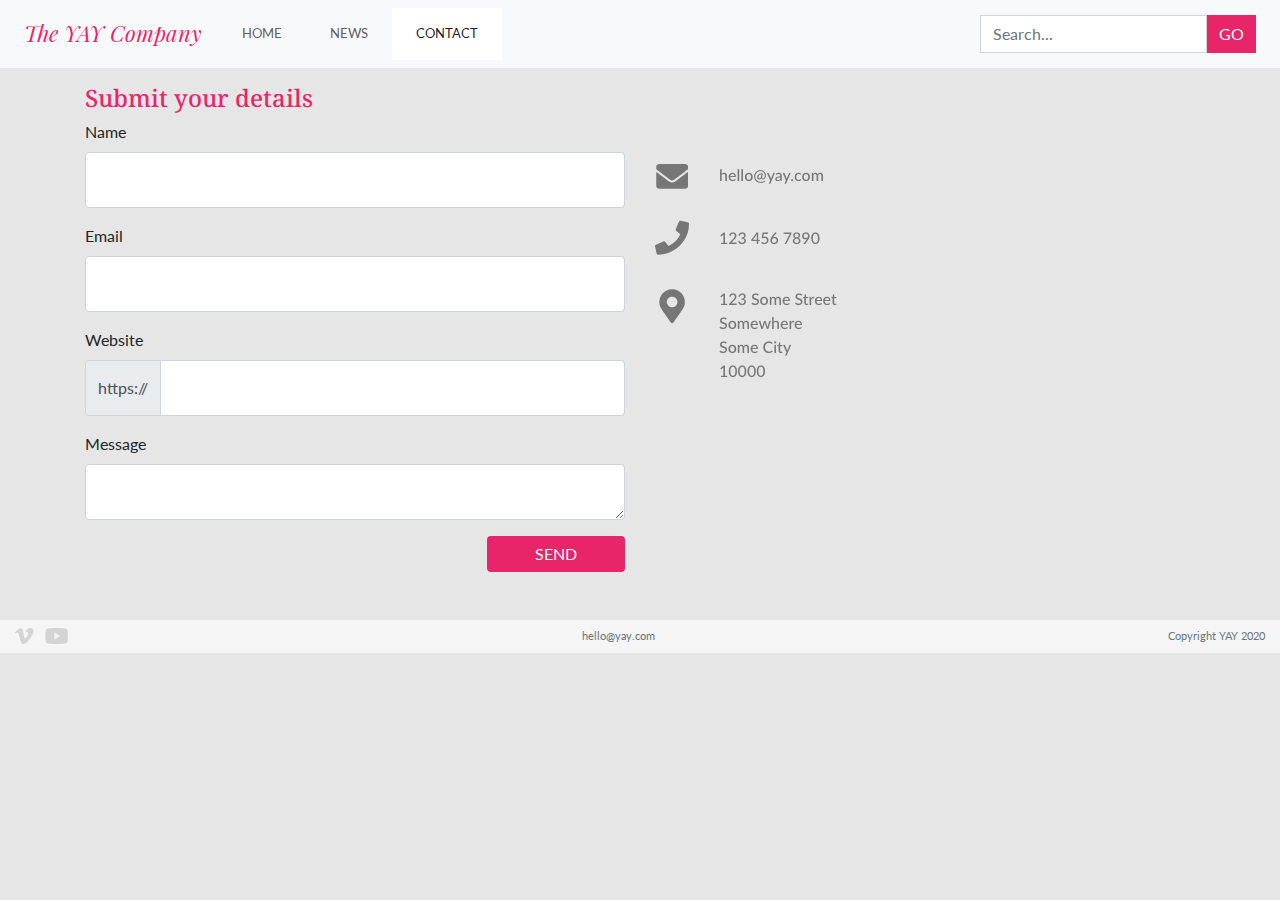
<file: contact.html>
<!DOCTYPE html>
<html lang="en">

<head>
    <meta charset="UTF-8">
    <meta name="viewport" content="width=device-width, initial-scale=1.0">
    <meta http-equiv="X-UA-Compatible" content="ie=edge">
    <title>Contact - The YAY Company</title>

    <link href="https://fonts.googleapis.com/css?family=Lato|Noto+Serif&display=swap" rel="stylesheet">

    <link rel="stylesheet" href="https://stackpath.bootstrapcdn.com/bootstrap/4.4.1/css/bootstrap.min.css"
        integrity="sha384-Vkoo8x4CGsO3+Hhxv8T/Q5PaXtkKtu6ug5TOeNV6gBiFeWPGFN9MuhOf23Q9Ifjh" crossorigin="anonymous">
    <link rel="stylesheet" href="style/css/main.css">
</head>

<body>
    <header>
        <nav class="navbar px-0 px-md-4 navbar-expand-md navbar-light bg-light">
            <a class="navbar-brand ml-4 ml-md-0" href="index.html">The YAY Company</a>

            <button class="navbar-toggler mr-4" type="button" data-toggle="collapse" data-target="#navbarCollapse"
                aria-controls="navbarCollapse" aria-expanded="false" aria-label="Toggle navigation">
                <span class="navbar-toggler-icon"></span>
            </button>

            <div class="collapse navbar-collapse" id="navbarCollapse">
                <ul class="navbar-nav mr-auto">
                    <li class="nav-item">
                        <a class="nav-link px-4 py-3" href="index.html">HOME</a>
                    </li>
                    <li class="nav-item">
                        <a class="nav-link px-4 py-3" href="news.html">NEWS</a>
                    </li>
                    <li class="nav-item active">
                        <a class="nav-link bg-white px-4 py-3" href="contact.html">CONTACT<span
                                class="sr-only">(current)</span></a>
                    </li>
                </ul>
                <form class="d-inline-flex w-100 w-md-auto px-4 px-md-0 py-4 py-md-0">
                    <input class="form-control" type="text" placeholder="Search..." aria-label="Search">
                    <button class="btn btn-primary my-sm-0" type="submit">GO</button>
                </form>
            </div>
        </nav>
    </header>

    <div class="container">
        <div class="row">
            <div class="col-md-6">
                <h1 class="mt-3">Submit your details</h1>

                <form>
                    <div class="form-group">
                        <label for="inputName">Name</label>
                        <input type="text" class="form-control" id="inputName">
                    </div>

                    <div class="form-group">
                        <label for="inputEmail">Email</label>
                        <input type="email" class="form-control" id="inputEmail">
                    </div>

                    <div class="form-group">
                        <label for="inputUrl">Website</label>
                        <div class="input-group mb-3">
                            <div class="input-group-prepend">
                                <span class="input-group-text" id="basic-addon1">https://</span>
                            </div>
                            <input type="text" class="form-control" aria-label="Username"
                                aria-describedby="basic-addon1">
                        </div>
                    </div>

                    <div class="mb-3">
                        <div class="form-group">
                            <label for="exampleFormControlTextarea1">Message</label>
                            <textarea class="form-control" id="exampleFormControlTextarea1" rows="3"></textarea>
                        </div>
                    </div>
                    <button type="submit" class="btn btn-primary float-right px-5 mb-5">SEND</button>
                </form>

            </div>

            <div class="col-md-6 mt-5">
                <img src="./images/icons/Contact_details_img.png" class="mt-5" alt="contact_info">
            </div>
        </div>

    </div>

    <footer class="footer mt-auto">
        <div class="container-fluid py-2">
            <img src="images/icons/vimeo_youtube.png" alt="vimeo and youtube icon" height="16px">
            <span class="text-muted email-footer">hello@yay.com</span>
            <span class="text-muted float-right">Copyright YAY 2020</span>
        </div>
    </footer>

    <script src="https://code.jquery.com/jquery-3.4.1.slim.min.js"
        integrity="sha384-J6qa4849blE2+poT4WnyKhv5vZF5SrPo0iEjwBvKU7imGFAV0wwj1yYfoRSJoZ+n" crossorigin="anonymous">
        </script>
    <script src="https://cdn.jsdelivr.net/npm/popper.js@1.16.0/dist/umd/popper.min.js"
        integrity="sha384-Q6E9RHvbIyZFJoft+2mJbHaEWldlvI9IOYy5n3zV9zzTtmI3UksdQRVvoxMfooAo"
        crossorigin="anonymous"></script>
    <script src="https://stackpath.bootstrapcdn.com/bootstrap/4.4.1/js/bootstrap.min.js"
        integrity="sha384-wfSDF2E50Y2D1uUdj0O3uMBJnjuUD4Ih7YwaYd1iqfktj0Uod8GCExl3Og8ifwB6"
        crossorigin="anonymous"></script>
</body>

</html>
</file>
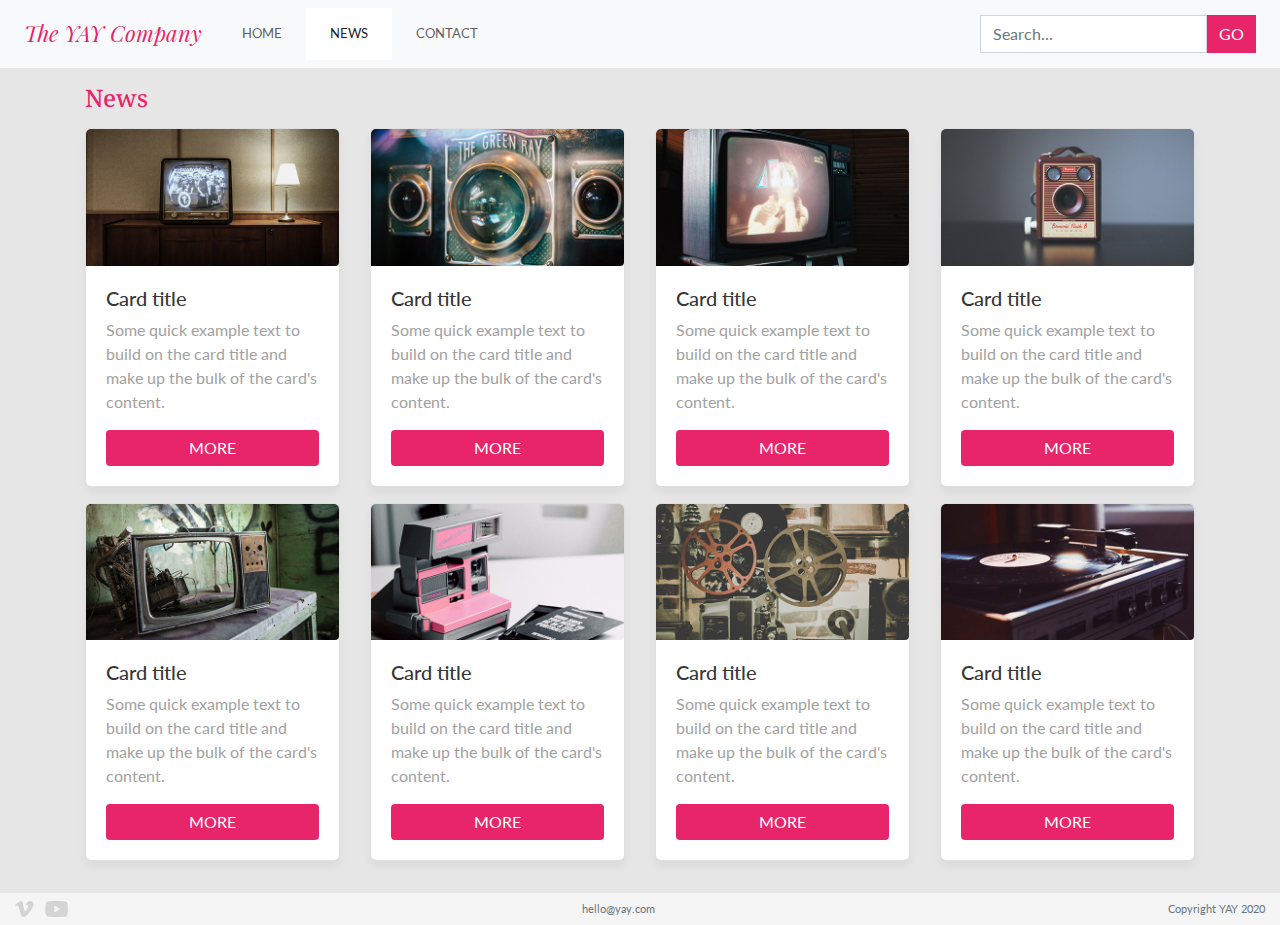
<file: news.html>
<!DOCTYPE html>
<html lang="en">

<head>
    <meta charset="UTF-8">
    <meta name="viewport" content="width=device-width, initial-scale=1.0">
    <meta http-equiv="X-UA-Compatible" content="ie=edge">
    <title>News - The YAY Company</title>

    <link href="https://fonts.googleapis.com/css?family=Lato|Noto+Serif&display=swap" rel="stylesheet">

    <link rel="stylesheet" href="https://stackpath.bootstrapcdn.com/bootstrap/4.4.1/css/bootstrap.min.css"
        integrity="sha384-Vkoo8x4CGsO3+Hhxv8T/Q5PaXtkKtu6ug5TOeNV6gBiFeWPGFN9MuhOf23Q9Ifjh" crossorigin="anonymous">
    <link rel="stylesheet" href="style/css/main.css">
</head>

<body>
    <header>
        <nav class="navbar px-0 px-md-4 navbar-expand-md navbar-light bg-light">
            <a class="navbar-brand ml-4 ml-md-0" href="index.html">The YAY Company</a>

            <button class="navbar-toggler mr-4" type="button" data-toggle="collapse" data-target="#navbarCollapse"
                aria-controls="navbarCollapse" aria-expanded="false" aria-label="Toggle navigation">
                <span class="navbar-toggler-icon"></span>
            </button>

            <div class="collapse navbar-collapse" id="navbarCollapse">
                <ul class="navbar-nav mr-auto">
                    <li class="nav-item">
                        <a class="nav-link px-4 py-3" href="index.html">HOME</a>
                    </li>
                    <li class="nav-item active">
                        <a class="nav-link bg-white px-4 py-3" href="news.html">NEWS<span
                            class="sr-only">(current)</span></a>
                    </li>
                    <li class="nav-item">
                        <a class="nav-link px-4 py-3" href="contact.html">CONTACT</a>
                    </li>
                </ul>
                <form class="d-inline-flex w-100 w-md-auto px-4 px-md-0 py-4 py-md-0">
                    <input class="form-control" type="text" placeholder="Search..." aria-label="Search">
                    <button class="btn btn-primary my-sm-0" type="submit">GO</button>
                </form>
            </div>
        </nav>
    </header>

    <!-- cards -->

    <!-- first container / TODO: KORTENE MÅ HAVNE UNDER HVEERANDRE PÅ SMÅ DEVICES -->
    <div class="container bd-highlight mb-3">
        <h1 class="mb-3 mt-3">News</h1>
        <div class="row">
            <div class="col-md-3 mb-3">
                <div class="card news">
                    <img src="images/news/news-1.jpg" class="card-img-top" alt="old TV">
                    <div class="card-body">
                        <h5 class="news__newsheading">Card title</h5>
                        <p class="news__newstext">Some quick example text to build on the card title and make up the
                            bulk of the card's content.</p>
                        <a href="#" class="btn btn-primary px-lg-5 news__newsbtn">MORE</a>
                    </div>
                </div>
            </div>

            <div class="col-md-3 mb-3">
                <div class="card news">
                    <img src="images/news/news-2.jpg" class="card-img-top" alt="old TV">
                    <div class="card-body">
                        <h5 class="news__newsheading">Card title</h5>
                        <p class="news__newstext">Some quick example text to build on the card title and make up the
                            bulk of the card's content.</p>
                        <a href="#" class="btn btn-primary px-lg-5 news__newsbtn">MORE</a>
                    </div>
                </div>
            </div>

            <div class="col-md-3 mb-3">
                <div class="card news">
                    <img src="images/news/news-3.jpg" class="card-img-top" alt="old TV">
                    <div class="card-body">
                        <h5 class="news__newsheading">Card title</h5>
                        <p class="news__newstext">Some quick example text to build on the card title and make up the
                            bulk of the card's content.</p>
                        <a href="#" class="btn btn-primary px-lg-5 news__newsbtn">MORE</a>
                    </div>
                </div>
            </div>

            <div class="col-md-3 mb-3">
                <div class="card news">
                    <img src="images/news/news-4.jpg" class="card-img-top" alt="old TV">
                    <div class="card-body">
                        <h5 class="news__newsheading">Card title</h5>
                        <p class="news__newstext">Some quick example text to build on the card title and make up the
                            bulk of the card's content.</p>
                        <a href="#" class="btn btn-primary px-lg-5 news__newsbtn">MORE</a>
                    </div>
                </div>
            </div>

            <div class="col-md-3 mb-3">
                <div class="card news">
                    <img src="images/news/news-5.jpg" class="card-img-top" alt="old TV">
                    <div class="card-body">
                        <h5 class="news__newsheading">Card title</h5>
                        <p class="news__newstext">Some quick example text to build on the card title and make up the
                            bulk of the card's content.</p>
                        <a href="#" class="btn btn-primary px-lg-5 news__newsbtn">MORE</a>
                    </div>
                </div>
            </div>

            <div class="col-md-3 mb-3">
                <div class="card news">
                    <img src="images/news/news-6.jpg" class="card-img-top" alt="old TV">
                    <div class="card-body">
                        <h5 class="news__newsheading">Card title</h5>
                        <p class="news__newstext">Some quick example text to build on the card title and make up the
                            bulk of the card's content.</p>
                        <a href="#" class="btn btn-primary px-lg-5 news__newsbtn">MORE</a>
                    </div>
                </div>
            </div>

            <div class="col-md-3 mb-3">
                <div class="card news">
                    <img src="images/news/news-7.jpg" class="card-img-top" alt="old TV">
                    <div class="card-body">
                        <h5 class="news__newsheading">Card title</h5>
                        <p class="news__newstext">Some quick example text to build on the card title and make up the
                            bulk of the card's content.</p>
                        <a href="#" class="btn btn-primary px-lg-5 news__newsbtn">MORE</a>
                    </div>
                </div>
            </div>

            <div class="col-md-3 mb-3">
                <div class="card news">
                    <img src="images/news/news-8.jpg" class="card-img-top" alt="old TV">
                    <div class="card-body">
                        <h5 class="news__newsheading">Card title</h5>
                        <p class="news__newstext">Some quick example text to build on the card title and make up the
                            bulk of the card's content.</p>
                        <a href="#" class="btn btn-primary px-lg-5 news__newsbtn">MORE</a>
                    </div>
                </div>
            </div>

        </div>
    </div>
    <!--- end of cards -->
    <footer class="footer mt-auto">
        <div class="container-fluid py-2">
            <img src="images/icons/vimeo_youtube.png" alt="vimeo and youtube icon" height="16px">
            <span class="text-muted email-footer">hello@yay.com</span>
            <span class="text-muted float-right">Copyright YAY 2020</span>
        </div>
    </footer>

    <script src="https://code.jquery.com/jquery-3.4.1.slim.min.js"
        integrity="sha384-J6qa4849blE2+poT4WnyKhv5vZF5SrPo0iEjwBvKU7imGFAV0wwj1yYfoRSJoZ+n" crossorigin="anonymous">
        </script>
    <script src="https://cdn.jsdelivr.net/npm/popper.js@1.16.0/dist/umd/popper.min.js"
        integrity="sha384-Q6E9RHvbIyZFJoft+2mJbHaEWldlvI9IOYy5n3zV9zzTtmI3UksdQRVvoxMfooAo"
        crossorigin="anonymous"></script>
    <script src="https://stackpath.bootstrapcdn.com/bootstrap/4.4.1/js/bootstrap.min.js"
        integrity="sha384-wfSDF2E50Y2D1uUdj0O3uMBJnjuUD4Ih7YwaYd1iqfktj0Uod8GCExl3Og8ifwB6"
        crossorigin="anonymous"></script>
</body>

</html>
</file>
<file: style/css/main.css>
@font-face {
  font-family: "playfair disply";
  src: url(../../font/Playfair_Display/PlayfairDisplay-Italic-VariableFont_wght.ttf);
}
body {
  background-color: #e6e6e6;
  font-size: 16px;
  font-family: "Lato", sans-serif;
}

a {
  color: #e92569;
}

h1, h2, h3, h4, h5, h6 {
  font-family: "Noto Serif", serif;
}

h1 {
  font-size: 24px;
  color: #e92569;
}

h2 {
  font-size: 20px;
}

h5 {
  color: #373737;
  font-size: 20px;
}

.lead, p {
  font-size: 16px;
  font-family: "Lato", sans-serif;
  color: #a1a1a1;
}

.btn-primary {
  background: #e92569;
  border: #e92569;
}
.btn-primary:hover {
  background-color: #ffa500;
}

.news__newsbtn {
  width: 100%;
}

.container-fluid {
  display: flex;
  justify-content: space-between;
}

.news {
  border-radius: 6px;
  overflow: hidden;
  box-shadow: rgba(0, 0, 0, 0.05) 0 6px 10px;
}
.news .news__newsheading {
  font-family: "Lato", sans-serif;
}

.card img {
  border-radius: 0 0 0.25em 0;
}

.navbar-light .btn, .navbar-light .form-control {
  border-radius: 0;
}
.navbar-light .navbar-brand {
  color: #e92569;
  font-family: "playfair disply";
  font-size: 22px;
  font-style: italic;
}
.navbar-light .navbar-nav .nav-link {
  color: #616161;
  font-size: 13px;
}
.navbar-light .navbar-nav .nav-link:hover {
  color: #e92569;
}
.navbar-light .navbar-nav .active.nav-link {
  color: #616161;
  background-color: #ffffff;
}

.form-group .form-control {
  height: 56px;
}

.tab-content {
  background-color: #ffffff;
  border-radius: 0px 16px 16px 16px;
}

.footer {
  display: flex;
  justify-content: space-between;
  background-color: #f5f5f5;
  font-size: 11px;
}
.footer img {
  opacity: 0.25;
}
.footer img:hover {
  opacity: 1;
}
.footer .email-footer {
  text-align: center;
}

.nav-tabs .nav-link {
  border-radius: 16px 16px 0 0;
  border: none;
  color: #e92569;
  z-index: 0;
}
.nav-tabs .nav-link:hover {
  color: #616161;
}

@media only screen and (max-width: 767px) {
  .img-fluid {
    position: relative;
  }
}
@media only screen and (min-width: 768px) {
  .w-md-auto {
    width: auto !important;
  }
}

/*# sourceMappingURL=main.css.map */
</file>
